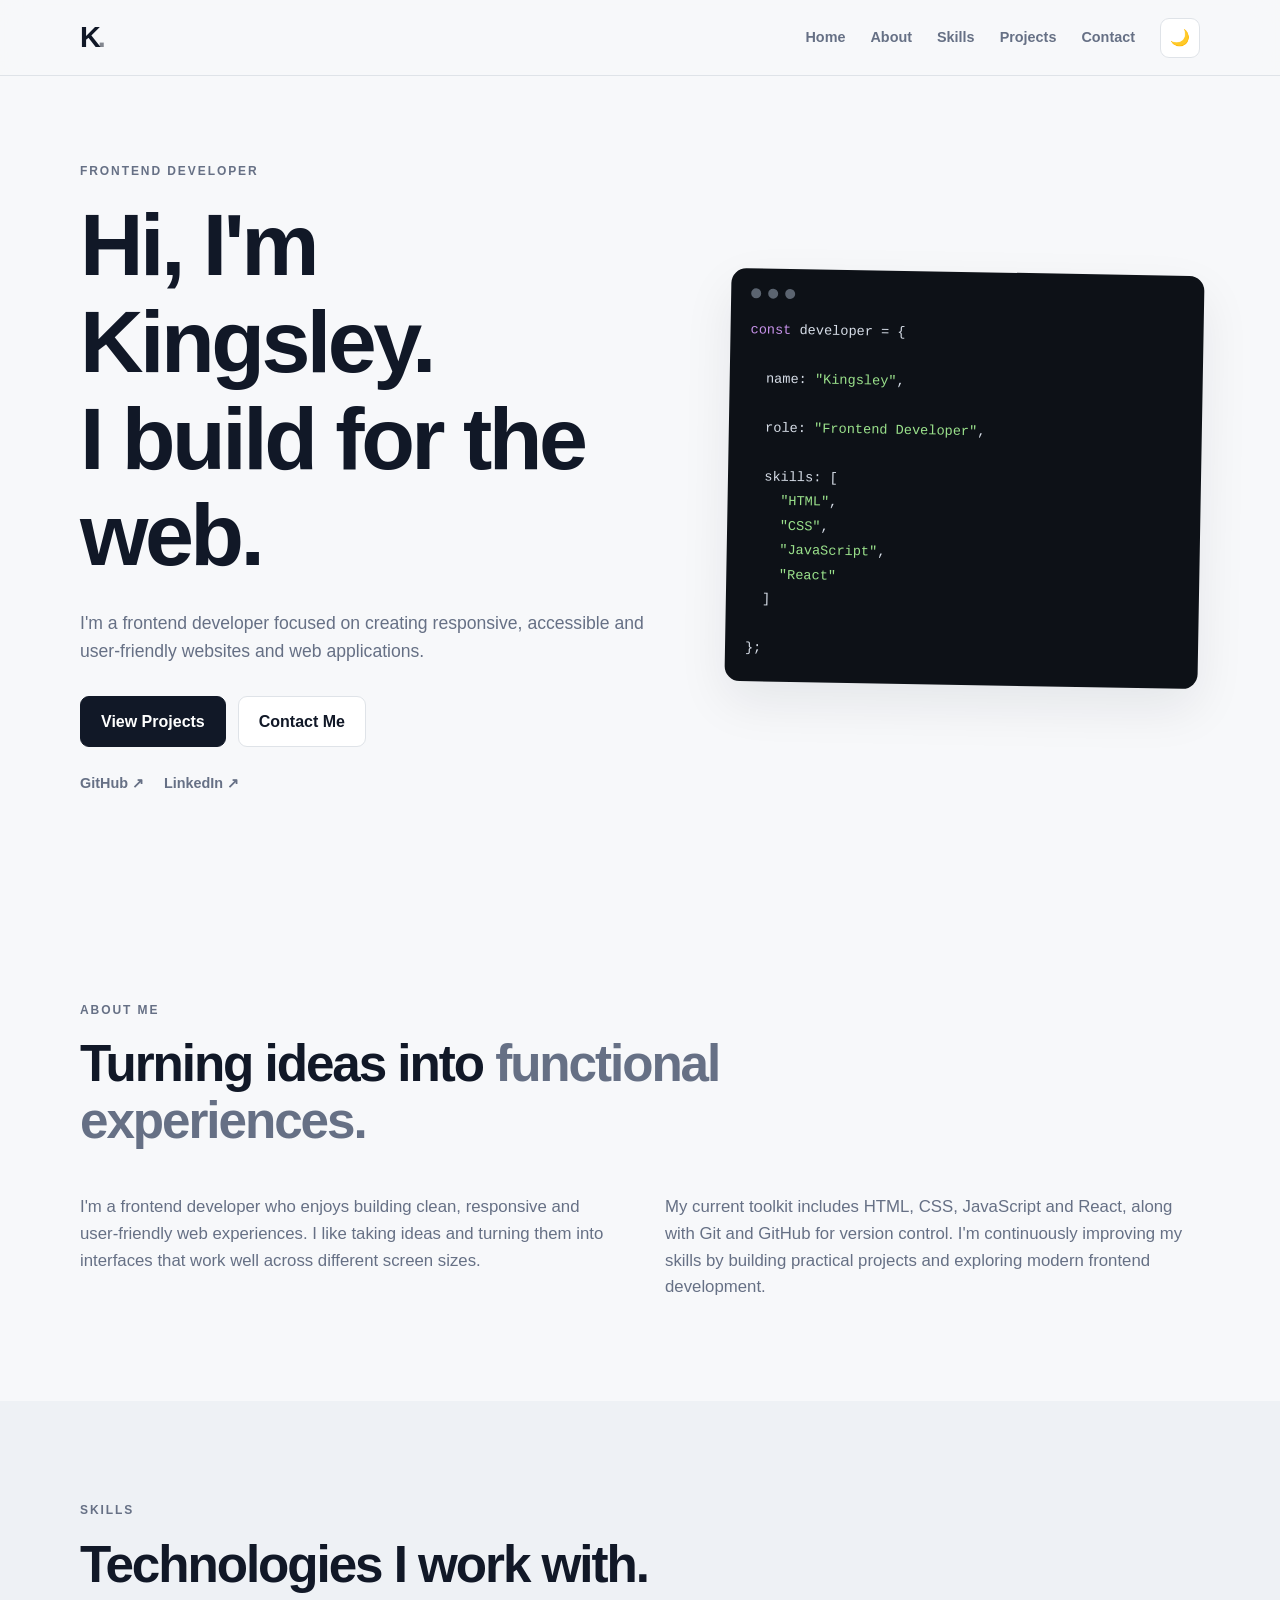
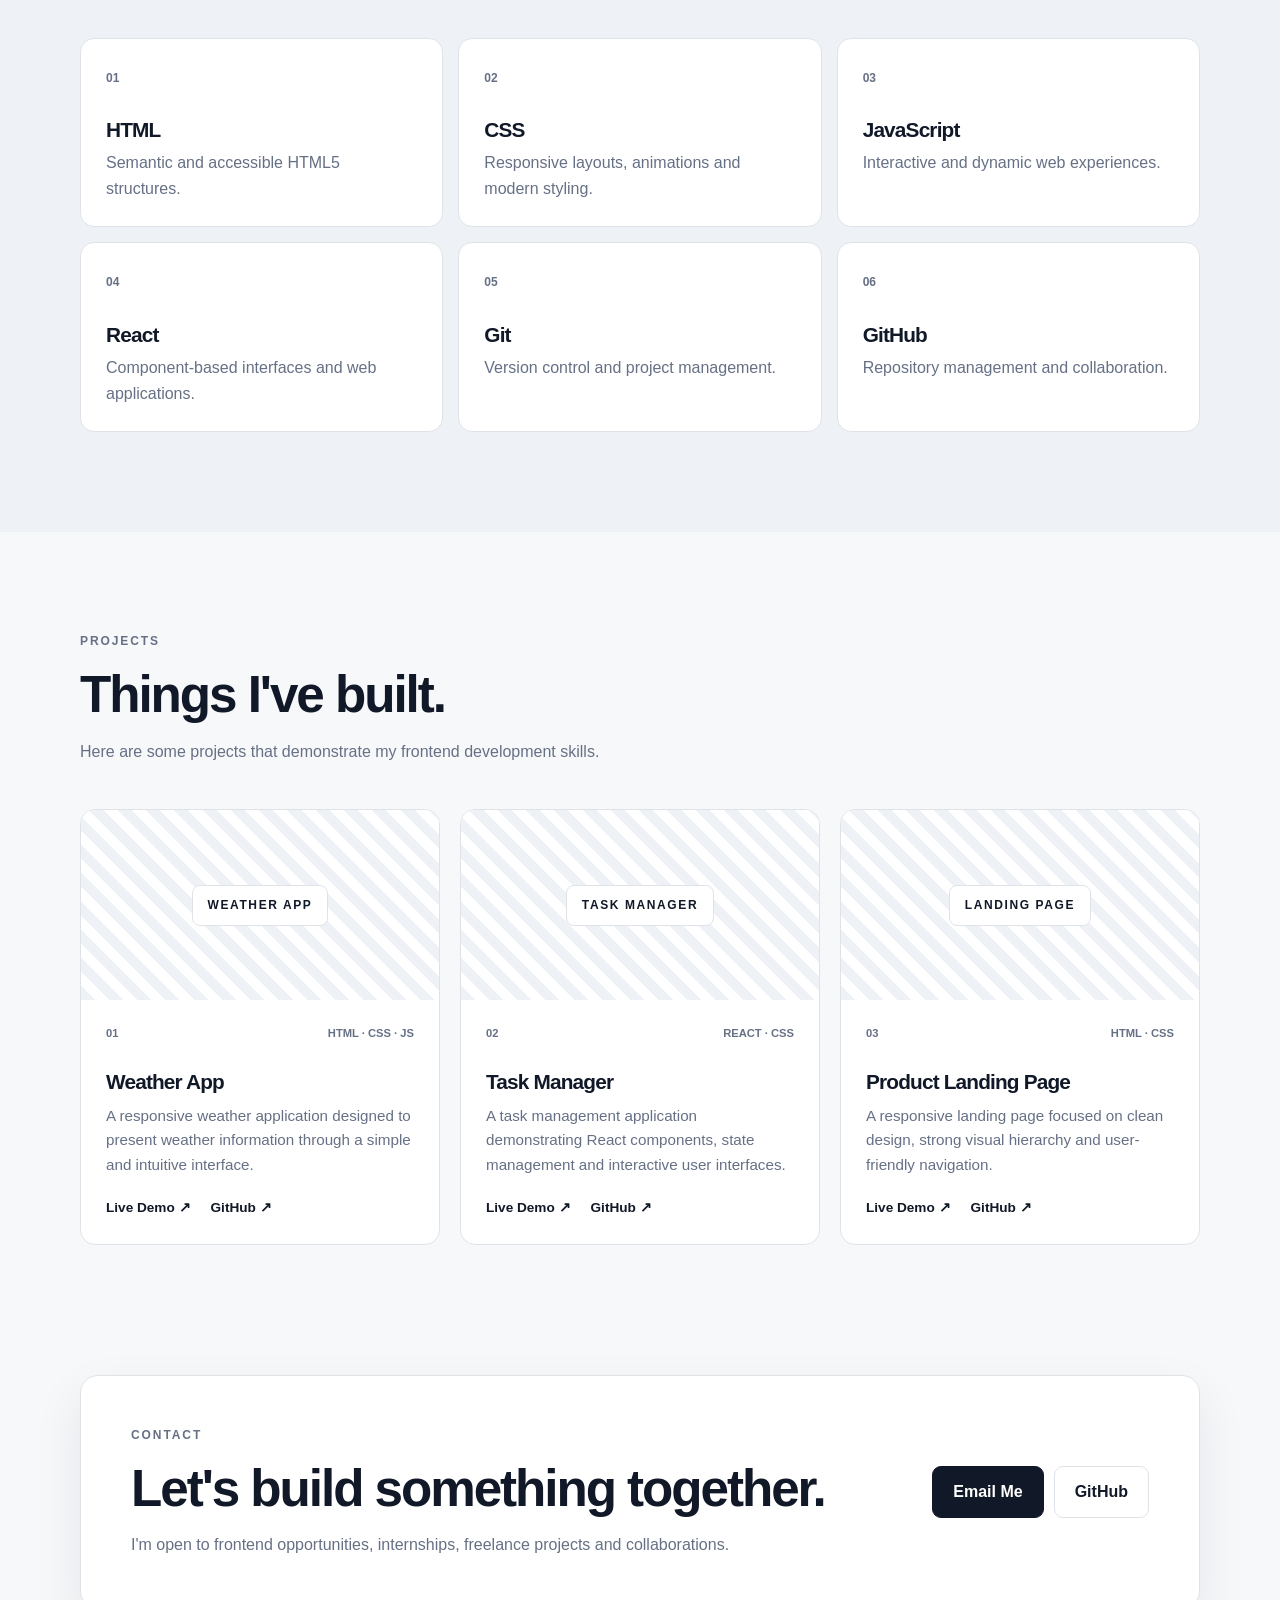
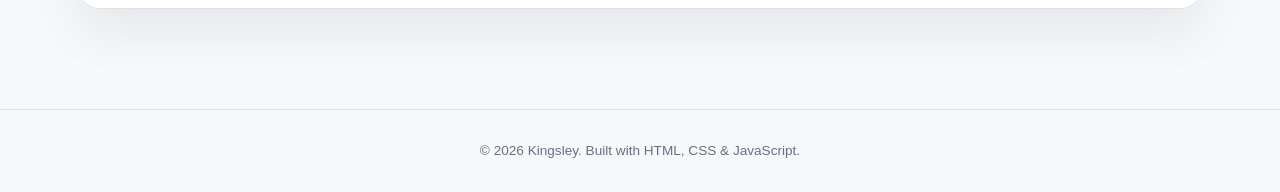
<file: index.html>
<!DOCTYPE html>
<html lang="en">
<head>
  <meta charset="UTF-8">

  <meta name="viewport" content="width=device-width, initial-scale=1.0">

  <meta
    name="description"
    content="Kingsley - Frontend Developer Portfolio"
  >

  <title>Kingsley | Frontend Developer</title>

  <link rel="stylesheet" href="portfolio.css">
</head>

<body>

  <!-- ================= HEADER ================= -->

  <header class="header">

    <nav class="navbar">

      <a href="#home" class="logo">
        K<span>.</span>
      </a>

      <button
        class="menu-btn"
        id="menu-btn"
        aria-label="Open navigation menu"
      >
        ☰
      </button>

      <div class="nav-links" id="nav-links">

        <a href="#home">Home</a>
        <a href="#about">About</a>
        <a href="#skills">Skills</a>
        <a href="#projects">Projects</a>
        <a href="#contact">Contact</a>

        <button
          class="theme-btn"
          id="theme-btn"
          aria-label="Toggle dark mode"
        >
          🌙
        </button>

      </div>

    </nav>

  </header>


  <main>

    <!-- ================= HERO ================= -->

    <section class="hero container" id="home">

      <div class="hero-content">

        <p class="eyebrow">
          FRONTEND DEVELOPER
        </p>

        <h1>
          Hi, I'm Kingsley.
          <br>
          I build for the web.
        </h1>

        <p class="hero-description">
          I'm a frontend developer focused on creating
          responsive, accessible and user-friendly websites
          and web applications.
        </p>

        <div class="hero-buttons">

          <a href="#projects" class="btn btn-primary">
            View Projects
          </a>

          <a href="#contact" class="btn btn-secondary">
            Contact Me
          </a>

        </div>

        <div class="social-links">

          <a
            href="https://github.com/ote-king-gif"
            target="_blank"
            rel="noopener noreferrer"
          >
            GitHub ↗
          </a>

          <a href="https://www.linkedin.com/in/ikponmwosa-erhahon-bbb916310?utm_source=share_via&utm_content=profile&utm_medium=member_ios" id="linkedin-link">
            LinkedIn ↗
          </a>

        </div>

      </div>


      <div class="hero-code">

        <div class="code-window">

          <div class="code-header">

            <span></span>
            <span></span>
            <span></span>

          </div>

          <pre><code><span class="purple">const</span> developer = {

  name: <span class="green">"Kingsley"</span>,

  role: <span class="green">"Frontend Developer"</span>,

  skills: [
    <span class="green">"HTML"</span>,
    <span class="green">"CSS"</span>,
    <span class="green">"JavaScript"</span>,
    <span class="green">"React"</span>
  ]

};</code></pre>

        </div>

      </div>

    </section>


    <!-- ================= ABOUT ================= -->

    <section class="section container" id="about">

      <div class="section-heading">

        <p class="eyebrow">
          ABOUT ME
        </p>

        <h2>
          Turning ideas into
          <span>functional experiences.</span>
        </h2>

      </div>

      <div class="about-content">

        <p>
          I'm a frontend developer who enjoys building clean,
          responsive and user-friendly web experiences.
          I like taking ideas and turning them into interfaces
          that work well across different screen sizes.
        </p>

        <p>
          My current toolkit includes HTML, CSS, JavaScript
          and React, along with Git and GitHub for version
          control. I'm continuously improving my skills by
          building practical projects and exploring modern
          frontend development.
        </p>

      </div>

    </section>


    <!-- ================= SKILLS ================= -->

    <section class="section skills-section" id="skills">

      <div class="container">

        <div class="section-heading">

          <p class="eyebrow">
            SKILLS
          </p>

          <h2>
            Technologies I work with.
          </h2>

        </div>


        <div class="skills-grid">

          <article class="skill-card">

            <span class="skill-number">
              01
            </span>

            <h3>
              HTML
            </h3>

            <p>
              Semantic and accessible HTML5 structures.
            </p>

          </article>


          <article class="skill-card">

            <span class="skill-number">
              02
            </span>

            <h3>
              CSS
            </h3>

            <p>
              Responsive layouts, animations and modern styling.
            </p>

          </article>


          <article class="skill-card">

            <span class="skill-number">
              03
            </span>

            <h3>
              JavaScript
            </h3>

            <p>
              Interactive and dynamic web experiences.
            </p>

          </article>


          <article class="skill-card">

            <span class="skill-number">
              04
            </span>

            <h3>
              React
            </h3>

            <p>
              Component-based interfaces and web applications.
            </p>

          </article>


          <article class="skill-card">

            <span class="skill-number">
              05
            </span>

            <h3>
              Git
            </h3>

            <p>
              Version control and project management.
            </p>

          </article>


          <article class="skill-card">

            <span class="skill-number">
              06
            </span>

            <h3>
              GitHub
            </h3>

            <p>
              Repository management and collaboration.
            </p>

          </article>

        </div>

      </div>

    </section>


    <!-- ================= PROJECTS ================= -->

    <section class="section container" id="projects">

      <div class="section-heading">

        <p class="eyebrow">
          PROJECTS
        </p>

        <h2>
          Things I've built.
        </h2>

        <p>
          Here are some projects that demonstrate my
          frontend development skills.
        </p>

      </div>


      <div class="projects-grid">


        <!-- PROJECT 1 -->

        <article class="project-card">

          <div class="project-image project-one">

            <span>
              WEATHER APP
            </span>

          </div>

          <div class="project-content">

            <div class="project-top">
              <span>
                01
              </span>

              <span>
                HTML · CSS · JS
              </span>

            </div>

            <h3>
              Weather App
            </h3>

            <p>
              A responsive weather application designed
              to present weather information through a
              simple and intuitive interface.
            </p>

            <div class="project-links">

              <a href="https://weather-app-lac-nine-71.vercel.app">
                Live Demo ↗
              </a>

              <a href="https://github.com/ote-king-gif/task-manager.git">
                GitHub ↗
              </a>

            </div>

          </div>

        </article>


        <!-- PROJECT 2 -->

        <article class="project-card">

          <div class="project-image project-two">
           
            <span>
              TASK MANAGER
            </span>

          </div>

          <div class="project-content">

            <div class="project-top">

              <span>
                02
              </span>

              <span>
                REACT · CSS
              </span>

            </div>

            <h3>
              Task Manager
            </h3>

            <p>
              A task management application demonstrating
              React components, state management and
              interactive user interfaces.
            </p>

            <div class="project-links">

              <a href="https://task-manager-lake-five-41.vercel.app">
                Live Demo ↗
              </a>

              <a href="https://github.com/ote-king-gif/task-manager.git">
                GitHub ↗
              </a>

            </div>

          </div>

        </article>


        <!-- PROJECT 3 -->

        <article class="project-card">

          <div class="project-image project-three">

            <span>
              LANDING PAGE
            </span>
            
          </div>

          <div class="project-content">

            <div class="project-top">

              <span>
                03
              </span>

              <span>
                HTML · CSS
              </span>

            </div>

            <h3>
              Product Landing Page
            </h3>

            <p>
              A responsive landing page focused on clean
              design, strong visual hierarchy and
              user-friendly navigation.
            </p>

            <div class="project-links">

              <a href="https://landing-page-steel-nine-59.vercel.app">
                Live Demo ↗
              </a>

              <a href="https://github.com/ote-king-gif/landing-page.git">
                GitHub ↗
              </a>

            </div>

          </div>

        </article>

      </div>

    </section>


    <!-- ================= CONTACT ================= -->

    <section class="section contact-section" id="contact">

      <div class="container contact-box">

        <div>

          <p class="eyebrow">
            CONTACT
          </p>

          <h2>
            Let's build something together.
          </h2>

          <p>
            I'm open to frontend opportunities,
            internships, freelance projects and
            collaborations.
          </p>

        </div>


        <div class="contact-buttons">

          <a
            href="mailto:erhahonkingsley20@gmail.com"
            class="btn btn-primary"
          >
            Email Me
          </a>

          <a
            href="https://github.com/ote-king-gif"
            target="_blank"
            rel="noopener noreferrer"
            class="btn btn-secondary"
          >
            GitHub
          </a>

        </div>

      </div>

    </section>

  </main>


  <!-- ================= FOOTER ================= -->

  <footer class="footer">

    <p>
      © <span id="year"></span> Kingsley.
      Built with HTML, CSS & JavaScript.
    </p>

  </footer>


  <script src="portfolio.js"></script>

</body>
</html>
</file>
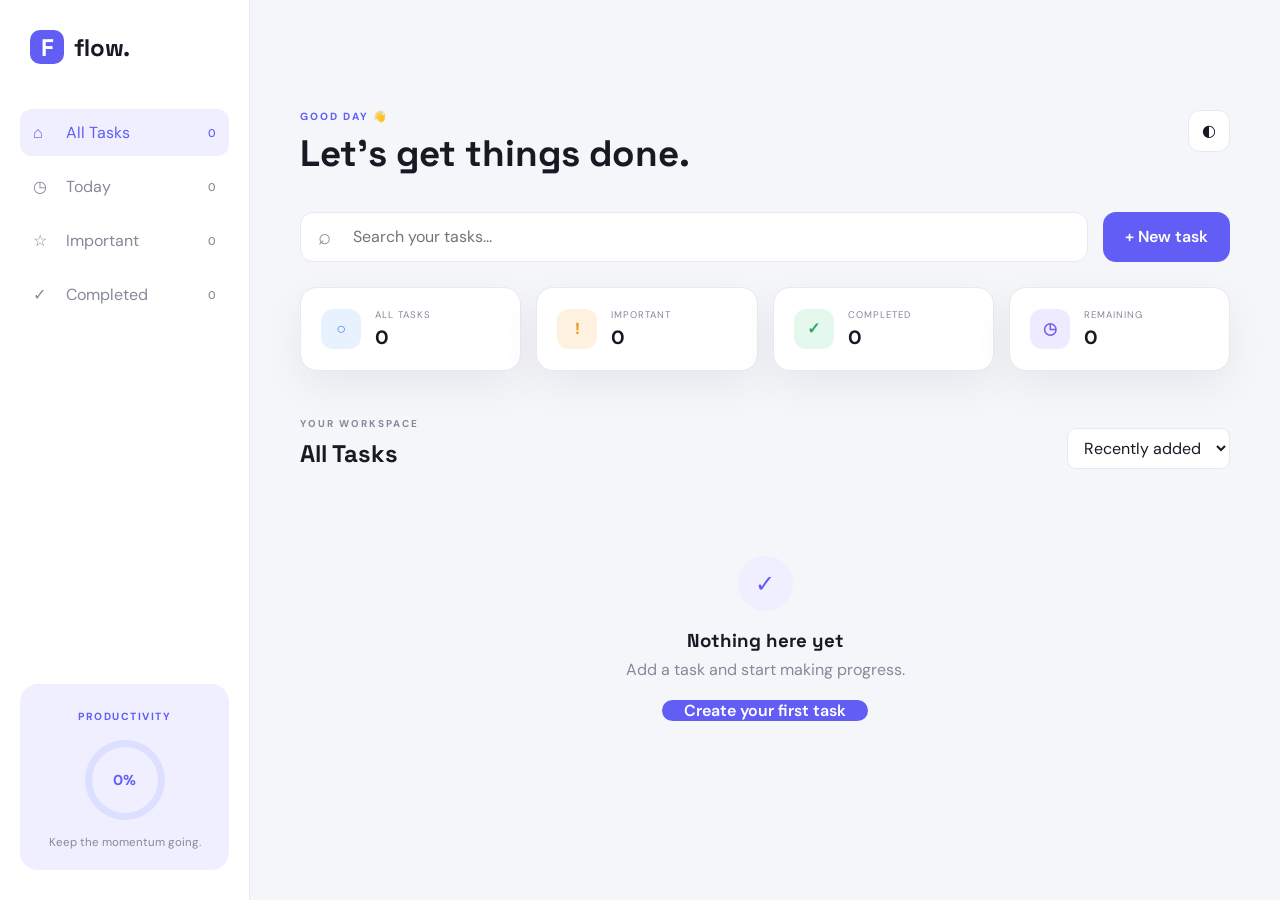
<file: taskmanager.html>
<!DOCTYPE html>
<html lang="en">
<head>
  <meta charset="UTF-8">
  <meta name="viewport" content="width=device-width, initial-scale=1.0">

  <title>Flow — Task Manager</title>

  <link rel="stylesheet" href="taskmanager.css">
</head>

<body>

  <div class="app">

    <!-- SIDEBAR -->
    <aside class="sidebar">

      <div class="brand">
        <div class="brand-icon">F</div>
        <span>flow.</span>
      </div>

      <nav>
        <button class="nav-item active" data-filter="all">
          <span>⌂</span>
          All Tasks
          <strong id="allCount">0</strong>
        </button>

        <button class="nav-item" data-filter="today">
          <span>◷</span>
          Today
          <strong id="todayCount">0</strong>
        </button>

        <button class="nav-item" data-filter="important">
          <span>☆</span>
          Important
          <strong id="importantCount">0</strong>
        </button>

        <button class="nav-item" data-filter="completed">
          <span>✓</span>
          Completed
          <strong id="completedCount">0</strong>
        </button>
      </nav>

      <div class="sidebar-bottom">

        <div class="progress-box">
          <span>PRODUCTIVITY</span>

          <div class="progress-circle">
            <strong id="progressPercent">0%</strong>
          </div>

          <p>Keep the momentum going.</p>
        </div>

      </div>

    </aside>


    <!-- MAIN -->
    <main class="main">

      <header class="topbar">

        <div>
          <p class="greeting">GOOD DAY 👋</p>
          <h1>Let's get things done.</h1>
        </div>

        <button id="themeBtn" class="icon-btn">
          ◐
        </button>

      </header>


      <!-- SEARCH -->
      <section class="toolbar">

        <div class="search">
          <span>⌕</span>

          <input
            type="text"
            id="searchInput"
            placeholder="Search your tasks..."
          >
        </div>

        <button id="addTaskBtn" class="add-btn">
          + New task
        </button>

      </section>


      <!-- STATS -->
      <section class="stats">

        <div class="stat-card">
          <span class="stat-icon blue">○</span>

          <div>
            <small>ALL TASKS</small>
            <strong id="statTotal">0</strong>
          </div>
        </div>

        <div class="stat-card">
          <span class="stat-icon orange">!</span>

          <div>
            <small>IMPORTANT</small>
            <strong id="statImportant">0</strong>
          </div>
        </div>

        <div class="stat-card">
          <span class="stat-icon green">✓</span>

          <div>
            <small>COMPLETED</small>
            <strong id="statCompleted">0</strong>
          </div>
        </div>

        <div class="stat-card">
          <span class="stat-icon purple">◷</span>

          <div>
            <small>REMAINING</small>
            <strong id="statRemaining">0</strong>
          </div>
        </div>

      </section>


      <!-- TASK AREA -->
      <section class="tasks-section">

        <div class="section-heading">

          <div>
            <span class="eyebrow">YOUR WORKSPACE</span>
            <h2 id="sectionTitle">All Tasks</h2>
          </div>

          <select id="sortSelect">
            <option value="created">Recently added</option>
            <option value="priority">Priority</option>
            <option value="due">Due date</option>
          </select>

        </div>


        <div id="taskList" class="task-list"></div>

        <div id="emptyState" class="empty-state">

          <div class="empty-icon">✓</div>

          <h3>Nothing here yet</h3>

          <p>
            Add a task and start making progress.
          </p>

          <button id="emptyAddBtn">
            Create your first task
          </button>

        </div>

      </section>

    </main>

  </div>


  <!-- MODAL -->

  <div id="modal" class="modal">

    <div class="modal-content">

      <button id="closeModal" class="close-btn">×</button>

      <span class="eyebrow">NEW TASK</span>

      <h2>Create a task</h2>

      <form id="taskForm">

        <label>
          Task name

          <input
            type="text"
            id="taskTitle"
            placeholder="What needs to be done?"
            required
          >
        </label>


        <label>
          Description

          <textarea
            id="taskDescription"
            placeholder="Add some details..."
          ></textarea>

        </label>


        <div class="form-row">

          <label>
            Priority

            <select id="taskPriority">

              <option value="low">
                Low
              </option>

              <option value="medium" selected>
                Medium
              </option>

              <option value="high">
                High
              </option>

            </select>

          </label>


          <label>
            Due date

            <input
              type="date"
              id="taskDate"
            >

          </label>

        </div>


        <label>
          Category

          <select id="taskCategory">

            <option value="Personal">
              Personal
            </option>

            <option value="Work">
              Work
            </option>

            <option value="Study">
              Study
            </option>

            <option value="Project">
              Project
            </option>

          </select>

        </label>


        <button class="submit-btn" type="submit">
          Create task
        </button>

      </form>

    </div>

  </div>


  <script src="taskmanager.js"></script>

</body>
</html>
</file>
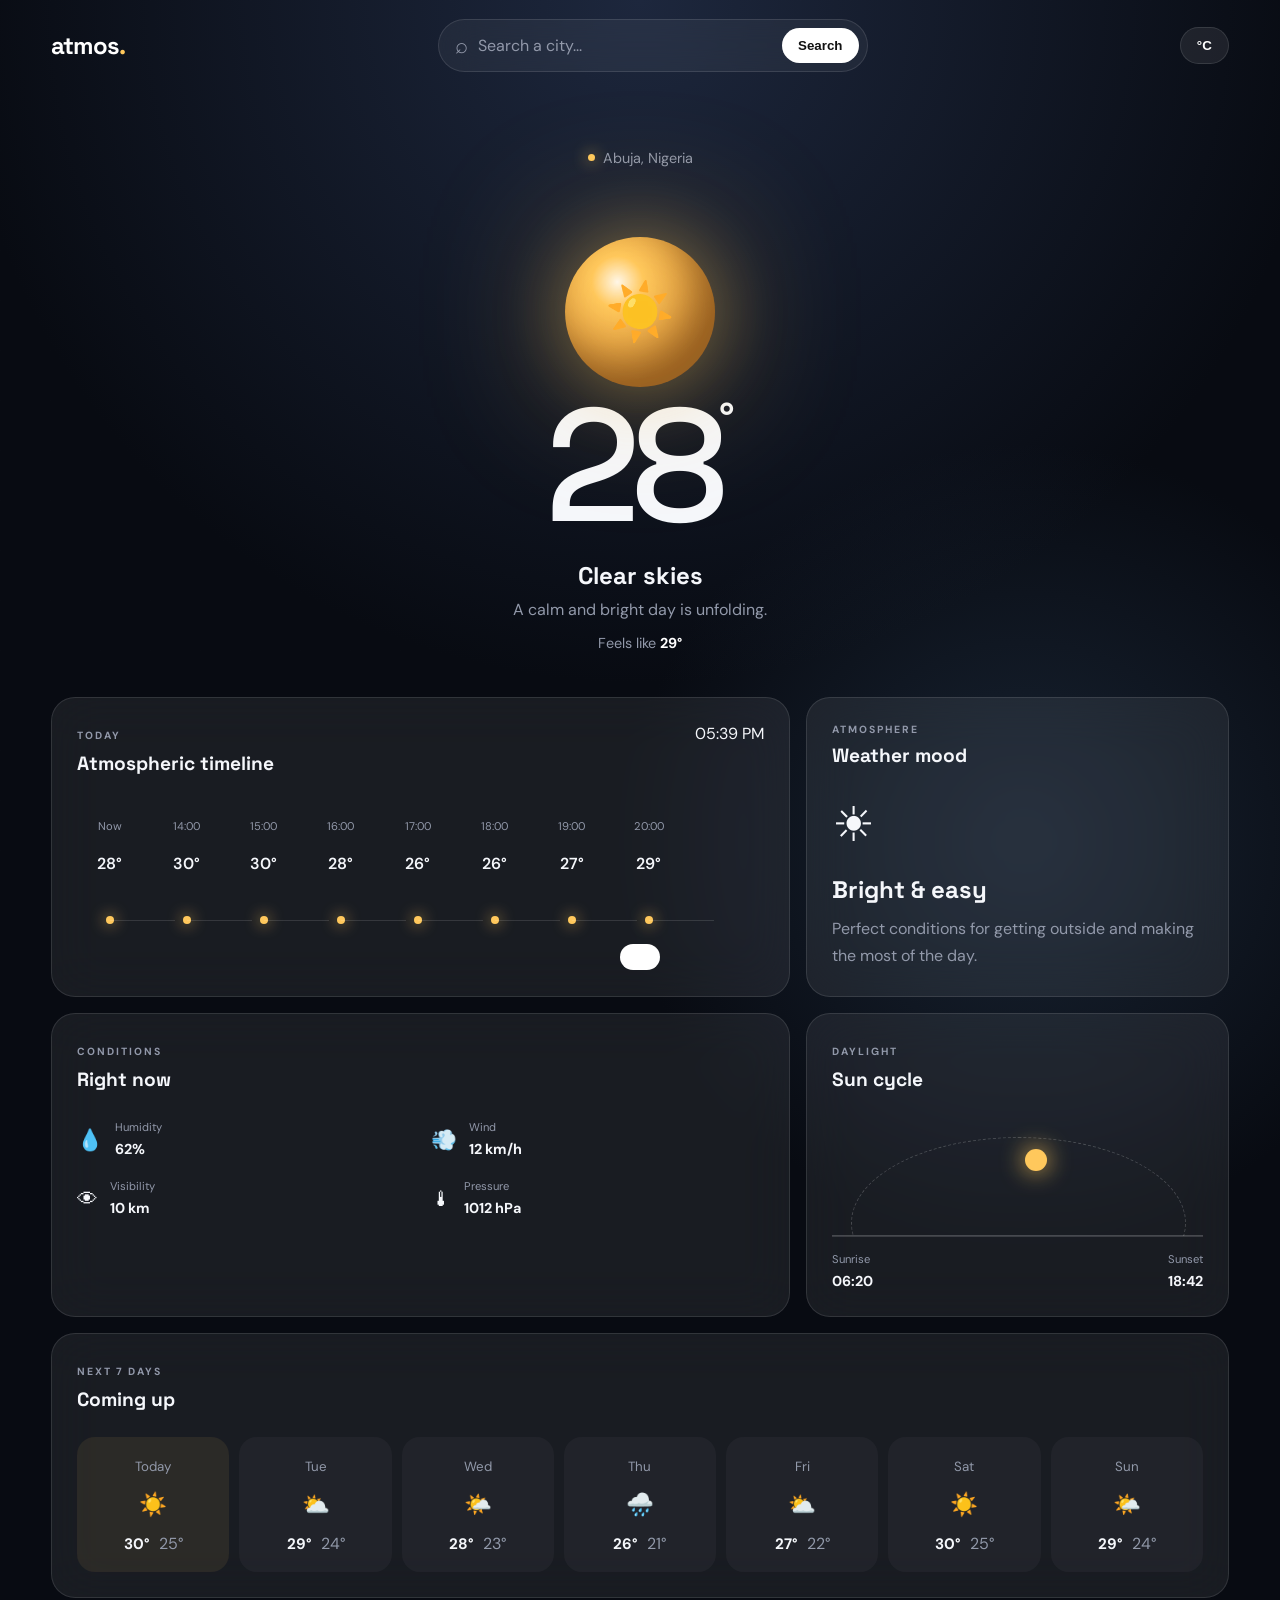
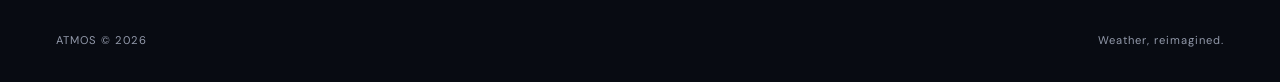
<file: weather.html>
<!DOCTYPE html>
<html lang="en">
<head>
  <meta charset="UTF-8">
  <meta name="viewport" content="width=device-width, initial-scale=1.0">
  <title>Atmos — Weather, Reimagined</title>
  <link rel="stylesheet" href="weather.css">
</head>

<body>
  <main class="app">

    <header class="topbar">
      <a href="#" class="logo">atmos<span>.</span></a>

      <div class="search-box">
        <span>⌕</span>
        <input
          type="text"
          id="cityInput"
          placeholder="Search a city..."
        >
        <button id="searchBtn">Search</button>
      </div>

      <button id="unitBtn" class="unit-btn">°C</button>
    </header>

    <section class="hero">

      <div class="location">
        <span class="location-dot"></span>
        <span id="locationName">Abuja, Nigeria</span>
      </div>

      <div class="weather-orb">
        <div class="orb-glow"></div>
        <div class="orb">
          <span id="weatherEmoji">☀️</span>
        </div>
      </div>

      <div class="temperature">
        <span id="temperature">28</span><sup>°</sup>
      </div>

      <h1 id="condition">Clear skies</h1>

      <p class="weather-description" id="description">
        A calm and bright day is unfolding.
      </p>

      <div class="feels">
        Feels like <strong id="feelsLike">29°</strong>
      </div>
    </section>

    <section class="dashboard">

      <article class="card timeline-card">
        <div class="card-heading">
          <div>
            <span class="eyebrow">TODAY</span>
            <h2>Atmospheric timeline</h2>
          </div>
          <span id="currentTime">12:00</span>
        </div>

        <div class="timeline" id="timeline"></div>
      </article>

      <article class="card mood-card">
        <span class="eyebrow">ATMOSPHERE</span>
        <h2>Weather mood</h2>

        <div class="mood-icon" id="moodIcon">☀</div>

        <h3 id="moodTitle">Bright & easy</h3>

        <p id="moodText">
          Perfect conditions for getting outside and making the most of the day.
        </p>
      </article>

      <article class="card stats-card">
        <span class="eyebrow">CONDITIONS</span>
        <h2>Right now</h2>

        <div class="stats">

          <div class="stat">
            <span>💧</span>
            <div>
              <small>Humidity</small>
              <strong id="humidity">62%</strong>
            </div>
          </div>

          <div class="stat">
            <span>💨</span>
            <div>
              <small>Wind</small>
              <strong id="wind">12 km/h</strong>
            </div>
          </div>

          <div class="stat">
            <span>👁</span>
            <div>
              <small>Visibility</small>
              <strong id="visibility">10 km</strong>
            </div>
          </div>

          <div class="stat">
            <span>🌡</span>
            <div>
              <small>Pressure</small>
              <strong id="pressure">1012 hPa</strong>
            </div>
          </div>

        </div>
      </article>

      <article class="card sun-card">
        <div>
          <span class="eyebrow">DAYLIGHT</span>
          <h2>Sun cycle</h2>
        </div>

        <div class="sun-path">
          <div class="sun"></div>
          <div class="horizon"></div>
        </div>

        <div class="sun-times">
          <div>
            <small>Sunrise</small>
            <strong id="sunrise">06:20</strong>
          </div>

          <div>
            <small>Sunset</small>
            <strong id="sunset">18:42</strong>
          </div>
        </div>
      </article>

      <article class="card forecast-card">
        <div class="card-heading">
          <div>
            <span class="eyebrow">NEXT 7 DAYS</span>
            <h2>Coming up</h2>
          </div>
        </div>

        <div class="forecast" id="forecast"></div>
      </article>

    </section>

    <footer>
      <span>ATMOS © 2026</span>
      <span>Weather, reimagined.</span>
    </footer>

  </main>

  <div class="toast" id="toast"></div>

  <script src="weather.js"></script>
</body>
</html>
</file>
<file: portfolio.css>
/* ================= VARIABLES ================= */

:root {

  --background: #f7f8fa;

  --surface: #ffffff;

  --surface-two: #eef1f5;

  --text: #111827;

  --muted: #667085;

  --border: #dfe3e8;

  --accent: #111827;

  --accent-text: #ffffff;

  --shadow:
    0 20px 50px rgba(15, 23, 42, 0.08);

  --transition: 0.25s ease;

}


/* ================= DARK MODE ================= */

[data-theme="dark"] {

  --background: #090b10;

  --surface: #11151d;

  --surface-two: #171c25;

  --text: #f5f7fa;

  --muted: #a5adbb;

  --border: #272e3a;

  --accent: #f5f7fa;

  --accent-text: #090b10;

  --shadow:
    0 20px 50px rgba(0, 0, 0, 0.3);

}


/* ================= RESET ================= */

* {

  margin: 0;
  padding: 0;

  box-sizing: border-box;

}


html {

  scroll-behavior: smooth;

}


body {

  font-family:
    Arial,
    Helvetica,
    sans-serif;

  background: var(--background);

  color: var(--text);

  line-height: 1.6;

  transition:
    background var(--transition),
    color var(--transition);

}


a {

  color: inherit;

  text-decoration: none;

}


button {

  font: inherit;

}


/* ================= GENERAL ================= */

.container {

  width: min(1120px, 92%);

  margin-inline: auto;

}


.section {

  padding: 100px 0;

}


.eyebrow {

  color: var(--muted);

  font-size: 0.75rem;

  font-weight: 800;

  letter-spacing: 0.16em;

  margin-bottom: 16px;

}


h1,
h2,
h3 {

  line-height: 1.1;

  letter-spacing: -0.04em;

}


h1 {

  font-size:
    clamp(2.8rem, 7vw, 5.5rem);

}


h2 {

  font-size:
    clamp(2rem, 4vw, 3.2rem);

}


h2 span {

  color: var(--muted);

}


h3 {

  font-size: 1.3rem;

}


/* ================= HEADER ================= */

.header {

  position: sticky;

  top: 0;

  z-index: 100;

  border-bottom:
    1px solid var(--border);

  background:
    color-mix(
      in srgb,
      var(--background) 85%,
      transparent
    );

  backdrop-filter: blur(15px);

}


.navbar {

  width: min(1120px, 92%);

  min-height: 75px;

  margin: auto;

  display: flex;

  align-items: center;

  justify-content: space-between;

}


.logo {

  font-size: 1.8rem;

  font-weight: 900;

  letter-spacing: -3px;

}


.logo span {

  opacity: 0.5;

}


.nav-links {

  display: flex;

  align-items: center;

  gap: 25px;

}


.nav-links a {

  color: var(--muted);

  font-size: 0.9rem;

  font-weight: 600;

  transition: var(--transition);

}


.nav-links a:hover {

  color: var(--text);

}


.theme-btn,
.menu-btn {

  border:
    1px solid var(--border);

  background: var(--surface);

  color: var(--text);

  cursor: pointer;

  border-radius: 9px;

}


.theme-btn {

  width: 40px;

  height: 40px;

}


.menu-btn {

  display: none;

  padding: 8px 12px;

}


/* ================= HERO ================= */

.hero {

  min-height:
    calc(100vh - 75px);

  display: grid;

  grid-template-columns:
    1.1fr 0.9fr;

  align-items: center;

  gap: 70px;

  padding-top: 60px;

  padding-bottom: 80px;

}


.hero-description {

  max-width: 650px;

  color: var(--muted);

  font-size: 1.1rem;

  margin:
    25px 0 30px;

}


.hero-buttons {

  display: flex;

  gap: 12px;

  flex-wrap: wrap;

}


.btn {

  min-height: 48px;

  padding:
    12px 20px;

  border-radius: 9px;

  border:
    1px solid var(--border);

  display: inline-flex;

  align-items: center;

  justify-content: center;

  font-weight: 700;

  transition: var(--transition);

}


.btn-primary {

  background: var(--accent);

  color: var(--accent-text);

  border-color: var(--accent);

}


.btn-primary:hover {

  transform: translateY(-2px);

  opacity: 0.9;

}


.btn-secondary {

  background: var(--surface);

}


.btn-secondary:hover {

  transform: translateY(-2px);

}


.social-links {

  display: flex;

  gap: 20px;

  margin-top: 25px;

}


.social-links a {

  color: var(--muted);

  font-size: 0.9rem;

  font-weight: 600;

}


.social-links a:hover {

  color: var(--text);

}


/* ================= CODE CARD ================= */

.hero-code {

  transform: rotate(1deg);

}


.code-window {

  background: #0d1117;

  color: #d7dee8;

  padding: 20px;

  border-radius: 15px;

  box-shadow: var(--shadow);

  overflow-x: auto;

}


.code-header {

  display: flex;

  gap: 7px;

  margin-bottom: 20px;

}


.code-header span {

  width: 10px;

  height: 10px;

  border-radius: 50%;

  background: #5b6470;

}


pre {

  font-family:
    "Courier New",
    monospace;

  font-size: 0.85rem;

  line-height: 1.8;

}


.purple {

  color: #c792ea;

}


.green {

  color: #9be28c;

}


/* ================= SECTION HEADING ================= */

.section-heading {

  max-width: 800px;

}


.section-heading > p:last-child {

  color: var(--muted);

  margin-top: 15px;

}


/* ================= ABOUT ================= */

.about-content {

  display: grid;

  grid-template-columns: 1fr 1fr;

  gap: 50px;

  margin-top: 45px;

}


.about-content p {

  color: var(--muted);

  font-size: 1.05rem;

}


/* ================= SKILLS ================= */

.skills-section {

  background: var(--surface-two);

}


.skills-grid {

  display: grid;

  grid-template-columns:
    repeat(3, 1fr);

  gap: 15px;

  margin-top: 45px;

}


.skill-card {

  background: var(--surface);

  border:
    1px solid var(--border);

  border-radius: 14px;

  padding: 25px;

  transition: var(--transition);

}


.skill-card:hover {

  transform: translateY(-5px);

  box-shadow: var(--shadow);

}


.skill-number {

  color: var(--muted);

  font-size: 0.75rem;

  font-weight: 800;

}


.skill-card h3 {

  margin:
    30px 0 8px;

}


.skill-card p {

  color: var(--muted);

}


/* ================= PROJECTS ================= */

.projects-grid {

  display: grid;

  grid-template-columns:
    repeat(3, 1fr);

  gap: 20px;

  margin-top: 45px;

}


.project-card {

  overflow: hidden;

  background: var(--surface);

  border:
    1px solid var(--border);

  border-radius: 15px;

  transition: var(--transition);

}


.project-card:hover {

  transform: translateY(-5px);

  box-shadow: var(--shadow);

}


.project-image {

  height: 190px;

  display: flex;

  align-items: center;

  justify-content: center;

  font-weight: 800;

  letter-spacing: 0.1em;

  background:
    repeating-linear-gradient(
      45deg,
      var(--surface-two),
      var(--surface-two) 10px,
      var(--surface) 10px,
      var(--surface) 20px
    );

}


.project-image span {

  border:
    1px solid var(--border);

  background: var(--surface);

  padding: 10px 15px;

  border-radius: 8px;

  font-size: 0.75rem;

}


.project-content {

  padding: 25px;

}


.project-top {

  display: flex;

  justify-content: space-between;

  gap: 10px;

  color: var(--muted);

  font-size: 0.7rem;

  font-weight: 700;

}


.project-content h3 {

  margin:
    28px 0 10px;

}


.project-content p {

  color: var(--muted);

  font-size: 0.95rem;

}


.project-links {

  display: flex;

  gap: 20px;

  margin-top: 20px;

}


.project-links a {

  font-size: 0.85rem;

  font-weight: 700;

}


.project-links a:hover {

  text-decoration: underline;

}


/* ================= CONTACT ================= */

.contact-section {

  padding-top: 30px;

}


.contact-box {

  background: var(--surface);

  border:
    1px solid var(--border);

  border-radius: 18px;

  padding: 50px;

  display: flex;

  align-items: center;

  justify-content: space-between;

  gap: 30px;

  box-shadow: var(--shadow);

}


.contact-box p:not(.eyebrow) {

  color: var(--muted);

  max-width: 650px;

  margin-top: 15px;

}


.contact-buttons {

  display: flex;

  gap: 10px;

  flex-wrap: wrap;

}


/* ================= FOOTER ================= */

.footer {

  border-top:
    1px solid var(--border);

  text-align: center;

  padding: 30px;

  color: var(--muted);

  font-size: 0.85rem;

}


/* ================= TABLET ================= */

@media (max-width: 900px) {

  .hero {

    grid-template-columns: 1fr;

    gap: 40px;

  }


  .hero-code {

    max-width: 700px;

  }


  .skills-grid {

    grid-template-columns:
      repeat(2, 1fr);

  }


  .projects-grid {

    grid-template-columns: 1fr;

  }

}


/* ================= MOBILE ================= */

@media (max-width: 650px) {

  .section {

    padding: 75px 0;

  }


  .menu-btn {

    display: block;

  }


  .nav-links {

    display: none;

    position: absolute;

    top: 75px;

    left: 4%;

    right: 4%;

    padding: 10px;

    flex-direction: column;

    align-items: stretch;

    gap: 0;

    background: var(--surface);

    border:
      1px solid var(--border);

    border-radius: 12px;

    box-shadow: var(--shadow);

  }


  .nav-links.open {

    display: flex;

  }


  .nav-links a {

    padding: 12px;

  }


  .theme-btn {

    margin: 8px;

  }


  .about-content {

    grid-template-columns: 1fr;

    gap: 20px;

  }


  .skills-grid {

    grid-template-columns: 1fr;

  }


  .contact-box {

    padding: 30px;

    flex-direction: column;

    align-items: flex-start;

  }


  h1 {

    font-size: 2.8rem;

  }

}
</file>
<file: taskmanager.css>
@import url("https://fonts.googleapis.com/css2?family=DM+Sans:wght@400;500;600;700&family=Space+Grotesk:wght@500;600;700&display=swap");

:root {
  --bg: #f5f6fa;
  --sidebar: #ffffff;
  --card: #ffffff;
  --text: #171923;
  --muted: #858998;
  --border: #e8e9ef;
  --primary: #625df5;
  --primary-light: #efefff;
  --danger: #ef5350;
  --shadow: 0 15px 40px rgba(20, 20, 40, .06);
}

* {
  box-sizing: border-box;
  margin: 0;
  padding: 0;
}

body {
  min-height: 100vh;
  background: var(--bg);
  color: var(--text);
  font-family: "DM Sans", sans-serif;
}

button,
input,
textarea,
select {
  font: inherit;
}

button {
  cursor: pointer;
}

.app {
  display: flex;
  min-height: 100vh;
}


/* SIDEBAR */

.sidebar {
  width: 250px;
  padding: 30px 20px;
  background: var(--sidebar);
  border-right: 1px solid var(--border);
  display: flex;
  flex-direction: column;
}

.brand {
  display: flex;
  align-items: center;
  gap: 10px;
  padding: 0 10px 45px;
  font-family: "Space Grotesk";
  font-size: 1.5rem;
  font-weight: 700;
}

.brand-icon {
  width: 34px;
  height: 34px;
  display: grid;
  place-items: center;
  border-radius: 10px;
  color: white;
  background: var(--primary);
}

nav {
  display: grid;
  gap: 7px;
}

.nav-item {
  display: flex;
  align-items: center;
  gap: 13px;
  width: 100%;
  padding: 13px;
  border: 0;
  border-radius: 12px;
  background: transparent;
  color: var(--muted);
  text-align: left;
}

.nav-item span {
  width: 20px;
}

.nav-item strong {
  margin-left: auto;
  font-size: .7rem;
  font-weight: 500;
}

.nav-item:hover,
.nav-item.active {
  background: var(--primary-light);
  color: var(--primary);
}

.sidebar-bottom {
  margin-top: auto;
}

.progress-box {
  padding: 20px;
  border-radius: 18px;
  background: var(--primary-light);
  text-align: center;
}

.progress-box > span {
  color: var(--primary);
  font-size: .65rem;
  font-weight: 700;
  letter-spacing: 1.5px;
}

.progress-circle {
  width: 80px;
  height: 80px;
  margin: 15px auto;
  display: grid;
  place-items: center;
  border-radius: 50%;
  background:
    conic-gradient(
      var(--primary) var(--progress, 0%),
      #dddfff 0
    );
  position: relative;
}

.progress-circle::after {
  content: "";
  position: absolute;
  inset: 7px;
  border-radius: 50%;
  background: var(--primary-light);
}

.progress-circle strong {
  position: relative;
  z-index: 1;
  color: var(--primary);
  font-size: .9rem;
}

.progress-box p {
  color: var(--muted);
  font-size: .72rem;
}


/* MAIN */

.main {
  flex: 1;
  max-width: 1250px;
  padding: 40px 50px;
  margin: auto;
}

.topbar {
  display: flex;
  justify-content: space-between;
  align-items: flex-start;
}

.greeting {
  color: var(--primary);
  font-size: .65rem;
  font-weight: 700;
  letter-spacing: 2px;
}

h1,
h2,
h3 {
  font-family: "Space Grotesk";
}

h1 {
  margin-top: 7px;
  font-size: clamp(1.7rem, 3vw, 2.3rem);
}

.icon-btn {
  width: 42px;
  height: 42px;
  border: 1px solid var(--border);
  border-radius: 12px;
  background: var(--card);
  color: var(--text);
}


/* TOOLBAR */

.toolbar {
  display: flex;
  gap: 15px;
  margin: 35px 0 25px;
}

.search {
  flex: 1;
  display: flex;
  align-items: center;
  gap: 10px;
  padding: 0 17px;
  height: 50px;
  border: 1px solid var(--border);
  border-radius: 13px;
  background: var(--card);
}

.search span {
  color: var(--muted);
  font-size: 1.4rem;
}

.search input {
  width: 100%;
  border: 0;
  outline: 0;
  background: transparent;
  color: var(--text);
}

.add-btn,
.empty-state button {
  border: 0;
  border-radius: 13px;
  padding: 0 22px;
  background: var(--primary);
  color: white;
  font-weight: 600;
}


/* STATS */

.stats {
  display: grid;
  grid-template-columns: repeat(4, 1fr);
  gap: 15px;
}

.stat-card {
  display: flex;
  align-items: center;
  gap: 14px;
  padding: 20px;
  border: 1px solid var(--border);
  border-radius: 17px;
  background: var(--card);
  box-shadow: var(--shadow);
}

.stat-icon {
  width: 40px;
  height: 40px;
  display: grid;
  place-items: center;
  border-radius: 12px;
  font-weight: 700;
}

.blue {
  background: #e8f2ff;
  color: #448bea;
}

.orange {
  background: #fff1df;
  color: #ed941e;
}

.green {
  background: #e5f8ed;
  color: #34a66a;
}

.purple {
  background: #eeeaff;
  color: #775fe8;
}

.stat-card small {
  display: block;
  color: var(--muted);
  font-size: .6rem;
  letter-spacing: 1px;
}

.stat-card strong {
  display: block;
  margin-top: 4px;
  font-size: 1.2rem;
}


/* TASKS */

.tasks-section {
  margin-top: 40px;
}

.section-heading {
  display: flex;
  justify-content: space-between;
  align-items: end;
  margin-bottom: 17px;
}

.eyebrow {
  color: var(--muted);
  font-size: .62rem;
  font-weight: 700;
  letter-spacing: 2px;
}

.section-heading h2 {
  margin-top: 6px;
}

.section-heading select {
  padding: 8px 12px;
  border: 1px solid var(--border);
  border-radius: 9px;
  background: var(--card);
  color: var(--text);
  outline: 0;
}


/* TASK */

.task-list {
  display: grid;
  gap: 10px;
}

.task {
  display: flex;
  align-items: center;
  gap: 15px;
  padding: 17px 20px;
  border: 1px solid var(--border);
  border-radius: 15px;
  background: var(--card);
  box-shadow: var(--shadow);
  transition: .2s;
}

.task:hover {
  transform: translateY(-2px);
}

.check {
  width: 22px;
  height: 22px;
  flex-shrink: 0;
  border: 2px solid #d4d6df;
  border-radius: 50%;
  background: transparent;
}

.task.completed .check {
  border-color: var(--primary);
  background: var(--primary);
  color: white;
}

.task-content {
  flex: 1;
  min-width: 0;
}

.task-title {
  font-weight: 600;
}

.task.completed .task-title {
  color: var(--muted);
  text-decoration: line-through;
}

.task-description {
  margin-top: 4px;
  color: var(--muted);
  font-size: .78rem;
}

.task-meta {
  display: flex;
  align-items: center;
  gap: 7px;
  margin-top: 8px;
  flex-wrap: wrap;
}

.tag {
  padding: 4px 8px;
  border-radius: 6px;
  background: #f1f1f5;
  color: #666a78;
  font-size: .6rem;
}

.priority {
  font-size: .62rem;
  font-weight: 600;
}

.priority.high {
  color: #e34e4e;
}

.priority.medium {
  color: #d99019;
}

.priority.low {
  color: #38a06b;
}

.task-actions {
  display: flex;
  gap: 5px;
}

.task-actions button {
  width: 34px;
  height: 34px;
  border: 0;
  border-radius: 9px;
  background: transparent;
  color: var(--muted);
}

.task-actions button:hover {
  background: var(--primary-light);
  color: var(--primary);
}


/* EMPTY */

.empty-state {
  display: none;
  padding: 70px 20px;
  text-align: center;
}

.empty-icon {
  width: 55px;
  height: 55px;
  margin: auto;
  display: grid;
  place-items: center;
  border-radius: 50%;
  background: var(--primary-light);
  color: var(--primary);
  font-size: 1.5rem;
}

.empty-state h3 {
  margin-top: 18px;
}

.empty-state p {
  margin: 7px 0 20px;
  color: var(--muted);
}


/* MODAL */

.modal {
  position: fixed;
  inset: 0;
  display: none;
  place-items: center;
  padding: 20px;
  background: rgba(15, 17, 30, .5);
  backdrop-filter: blur(8px);
  z-index: 10;
}

.modal.show {
  display: grid;
}

.modal-content {
  width: min(500px, 100%);
  padding: 30px;
  border-radius: 22px;
  background: var(--card);
  box-shadow: 0 30px 80px rgba(0,0,0,.2);
  position: relative;
}

.close-btn {
  position: absolute;
  top: 18px;
  right: 18px;
  border: 0;
  background: transparent;
  color: var(--muted);
  font-size: 1.5rem;
}

.modal-content h2 {
  margin: 7px 0 25px;
}

form {
  display: grid;
  gap: 17px;
}

label {
  display: grid;
  gap: 7px;
  color: var(--muted);
  font-size: .75rem;
  font-weight: 600;
}

input,
textarea,
form select {
  width: 100%;
  padding: 12px;
  border: 1px solid var(--border);
  border-radius: 10px;
  outline: 0;
  background: var(--card);
  color: var(--text);
}

textarea {
  min-height: 85px;
  resize: vertical;
}

.form-row {
  display: grid;
  grid-template-columns: 1fr 1fr;
  gap: 15px;
}

.submit-btn {
  margin-top: 5px;
  padding: 13px;
  border: 0;
  border-radius: 10px;
  background: var(--primary);
  color: white;
  font-weight: 600;
}


/* DARK MODE */

body.dark {
  --bg: #101116;
  --sidebar: #15161d;
  --card: #181920;
  --text: #f5f5f7;
  --muted: #8d909c;
  --border: #282a34;
  --primary-light: #24233e;
  --shadow: none;
}

body.dark .tag {
  background: #252630;
}


/* MOBILE */

@media (max-width: 900px) {

  .sidebar {
    width: 210px;
  }

  .main {
    padding: 30px;
  }

  .stats {
    grid-template-columns: repeat(2, 1fr);
  }

}

@media (max-width: 650px) {

  .app {
    display: block;
  }

  .sidebar {
    width: 100%;
    padding: 15px;
  }

  .brand {
    padding: 5px 5px 15px;
  }

  nav {
    grid-template-columns: repeat(4, 1fr);
  }

  .nav-item {
    justify-content: center;
    padding: 10px 5px;
  }

  .nav-item strong {
    display: none;
  }

  .nav-item span {
    width: auto;
  }

  .sidebar-bottom {
    display: none;
  }

  .main {
    padding: 25px 18px;
  }

  .toolbar {
    flex-direction: column;
  }

  .add-btn {
    height: 48px;
  }

  .stats {
    grid-template-columns: 1fr 1fr;
  }

  .stat-card {
    padding: 15px;
  }

  .task {
    align-items: flex-start;
  }

  .task-actions {
    flex-direction: column;
  }

  .form-row {
    grid-template-columns: 1fr;
  }

}
</file>
<file: weather.css>
@import url("https://fonts.googleapis.com/css2?family=DM+Sans:wght@400;500;600;700&family=Space+Grotesk:wght@400;500;600;700&display=swap");

:root {
  --bg: #080b12;
  --card: rgba(255, 255, 255, 0.07);
  --border: rgba(255, 255, 255, 0.11);
  --text: #f5f7fb;
  --muted: #9299aa;
  --accent: #ffc85c;
  --accent-2: #6edcff;
}

* {
  box-sizing: border-box;
  margin: 0;
  padding: 0;
}

body {
  min-height: 100vh;
  background:
    radial-gradient(circle at 50% 0%, #1d273d 0, transparent 38%),
    radial-gradient(circle at 80% 50%, #182332 0, transparent 30%),
    var(--bg);
  color: var(--text);
  font-family: "DM Sans", sans-serif;
}

body::before {
  content: "";
  position: fixed;
  inset: 0;
  pointer-events: none;
  opacity: 0.18;
  background-image:
    linear-gradient(rgba(255,255,255,.025) 1px, transparent 1px),
    linear-gradient(90deg, rgba(255,255,255,.025) 1px, transparent 1px);
  background-size: 50px 50px;
}

.app {
  width: min(1180px, 92%);
  margin: auto;
  position: relative;
  z-index: 1;
}

.topbar {
  min-height: 90px;
  display: flex;
  align-items: center;
  justify-content: space-between;
  gap: 30px;
}

.logo {
  color: white;
  text-decoration: none;
  font-family: "Space Grotesk", sans-serif;
  font-size: 1.5rem;
  font-weight: 700;
  letter-spacing: -1px;
}

.logo span {
  color: var(--accent);
}

.search-box {
  display: flex;
  align-items: center;
  gap: 10px;
  width: min(430px, 100%);
  padding: 8px 8px 8px 16px;
  border: 1px solid var(--border);
  background: rgba(255,255,255,.05);
  backdrop-filter: blur(20px);
  border-radius: 100px;
}

.search-box span {
  color: var(--muted);
  font-size: 1.4rem;
}

.search-box input {
  flex: 1;
  min-width: 0;
  border: 0;
  outline: 0;
  background: transparent;
  color: white;
  font: inherit;
}

.search-box input::placeholder {
  color: var(--muted);
}

.search-box button,
.unit-btn {
  border: 0;
  cursor: pointer;
  background: white;
  color: #111;
  border-radius: 100px;
  padding: 10px 16px;
  font-weight: 700;
}

.unit-btn {
  background: rgba(255,255,255,.08);
  border: 1px solid var(--border);
  color: white;
}

.hero {
  min-height: 510px;
  text-align: center;
  padding: 55px 20px 45px;
  position: relative;
}

.location {
  display: inline-flex;
  align-items: center;
  gap: 8px;
  color: var(--muted);
  font-size: .9rem;
}

.location-dot {
  width: 7px;
  height: 7px;
  border-radius: 50%;
  background: var(--accent);
  box-shadow: 0 0 15px var(--accent);
}

.weather-orb {
  width: 220px;
  height: 220px;
  margin: 35px auto -20px;
  position: relative;
  display: grid;
  place-items: center;
}

.orb-glow {
  position: absolute;
  inset: 25px;
  background: var(--accent);
  filter: blur(70px);
  opacity: .25;
}

.orb {
  width: 150px;
  height: 150px;
  display: grid;
  place-items: center;
  border-radius: 50%;
  background:
    radial-gradient(circle at 35% 30%, white, var(--accent) 18%, #c87926 70%);
  box-shadow:
    0 0 70px rgba(255,200,92,.35),
    inset -20px -25px 35px rgba(0,0,0,.3);
  animation: float 5s ease-in-out infinite;
}

.orb span {
  font-size: 3.5rem;
}

@keyframes float {
  50% {
    transform: translateY(-10px);
  }
}

.temperature {
  font-family: "Space Grotesk", sans-serif;
  font-size: clamp(6rem, 15vw, 10rem);
  line-height: .8;
  letter-spacing: -10px;
  font-weight: 500;
}

.temperature sup {
  font-size: .25em;
  vertical-align: top;
  letter-spacing: 0;
}

.hero h1 {
  margin-top: 30px;
  font-family: "Space Grotesk", sans-serif;
  font-size: 1.5rem;
}

.weather-description {
  color: var(--muted);
  margin-top: 8px;
}

.feels {
  margin-top: 14px;
  color: var(--muted);
  font-size: .9rem;
}

.feels strong {
  color: white;
}

.dashboard {
  display: grid;
  grid-template-columns: 1.4fr .8fr;
  gap: 16px;
}

.card {
  border: 1px solid var(--border);
  background: var(--card);
  backdrop-filter: blur(25px);
  border-radius: 24px;
  padding: 25px;
}

.card-heading {
  display: flex;
  align-items: flex-start;
  justify-content: space-between;
  gap: 20px;
}

.eyebrow {
  color: var(--muted);
  font-size: .65rem;
  font-weight: 700;
  letter-spacing: 2px;
}

.card h2 {
  margin-top: 7px;
  font-family: "Space Grotesk", sans-serif;
  font-size: 1.2rem;
}

.timeline-card {
  min-height: 300px;
}

.timeline {
  height: 150px;
  margin-top: 35px;
  display: flex;
  align-items: center;
  gap: 12px;
  overflow-x: auto;
  padding-bottom: 10px;
}

.hour {
  min-width: 65px;
  text-align: center;
}

.hour-time {
  color: var(--muted);
  font-size: .7rem;
}

.hour-temp {
  margin: 18px 0;
  font-weight: 600;
}

.hour-line {
  height: 55px;
  position: relative;
}

.hour-line::before {
  content: "";
  position: absolute;
  width: 8px;
  height: 8px;
  left: 50%;
  top: 50%;
  transform: translate(-50%, -50%);
  background: var(--accent);
  border-radius: 50%;
  box-shadow: 0 0 15px var(--accent);
}

.hour-line::after {
  content: "";
  position: absolute;
  height: 1px;
  width: 100%;
  top: 50%;
  left: 50%;
  background: rgba(255,255,255,.12);
}

.mood-card {
  display: flex;
  flex-direction: column;
}

.mood-icon {
  margin-top: 25px;
  font-size: 3rem;
}

.mood-card h3 {
  margin-top: 18px;
  font-family: "Space Grotesk", sans-serif;
  font-size: 1.5rem;
}

.mood-card p {
  color: var(--muted);
  line-height: 1.7;
  margin-top: 10px;
}

.stats {
  display: grid;
  grid-template-columns: 1fr 1fr;
  gap: 20px;
  margin-top: 28px;
}

.stat {
  display: flex;
  align-items: center;
  gap: 12px;
}

.stat > span {
  font-size: 1.3rem;
}

.stat small,
.sun-times small {
  display: block;
  color: var(--muted);
  font-size: .7rem;
  margin-bottom: 4px;
}

.stat strong,
.sun-times strong {
  font-size: .9rem;
}

.sun-card {
  min-height: 280px;
}

.sun-path {
  height: 130px;
  margin-top: 15px;
  position: relative;
  overflow: hidden;
  border-bottom: 1px solid rgba(255,255,255,.15);
}

.sun-path::before {
  content: "";
  position: absolute;
  width: 90%;
  height: 170px;
  border: 1px dashed rgba(255,255,255,.2);
  border-radius: 50%;
  left: 5%;
  top: 30px;
}

.sun {
  position: absolute;
  width: 22px;
  height: 22px;
  border-radius: 50%;
  background: var(--accent);
  box-shadow: 0 0 25px var(--accent);
  left: 52%;
  top: 42px;
}

.horizon {
  position: absolute;
  bottom: 0;
  width: 100%;
  height: 1px;
  background: rgba(255,255,255,.2);
}

.sun-times {
  display: flex;
  justify-content: space-between;
  margin-top: 15px;
}

.forecast-card {
  grid-column: 1 / -1;
}

.forecast {
  display: grid;
  grid-template-columns: repeat(7, 1fr);
  gap: 10px;
  margin-top: 25px;
}

.forecast-day {
  text-align: center;
  padding: 18px 10px;
  border-radius: 18px;
  background: rgba(255,255,255,.035);
}

.forecast-day:first-child {
  background: rgba(255,200,92,.08);
}

.forecast-day small {
  color: var(--muted);
}

.forecast-day .icon {
  display: block;
  margin: 14px 0;
  font-size: 1.4rem;
}

.forecast-day strong {
  font-size: .95rem;
}

.forecast-day span {
  color: var(--muted);
  margin-left: 5px;
}

footer {
  display: flex;
  justify-content: space-between;
  padding: 35px 5px;
  color: var(--muted);
  font-size: .7rem;
  letter-spacing: 1px;
}

.toast {
  position: fixed;
  left: 50%;
  bottom: 30px;
  transform: translate(-50%, 100px);
  padding: 13px 20px;
  background: white;
  color: #111;
  border-radius: 100px;
  font-size: .85rem;
  transition: .3s;
  z-index: 20;
}

.toast.show {
  transform: translate(-50%, 0);
}

@media (max-width: 800px) {
  .topbar {
    flex-wrap: wrap;
    padding: 20px 0;
  }

  .search-box {
    order: 3;
    width: 100%;
  }

  .dashboard {
    grid-template-columns: 1fr;
  }

  .forecast {
    grid-template-columns: repeat(4, 1fr);
  }

  .forecast-day:nth-child(n+5) {
    display: none;
  }
}

@media (max-width: 500px) {
  .temperature {
    font-size: 7rem;
  }

  .hero {
    min-height: 450px;
  }

  .weather-orb {
    transform: scale(.8);
    margin-bottom: -40px;
  }

  .stats {
    grid-template-columns: 1fr;
  }

  .forecast {
    grid-template-columns: repeat(2, 1fr);
  }

  .forecast-day:nth-child(n+3) {
    display: none;
  }

  footer {
    flex-direction: column;
    gap: 8px;
  }
}
</file>
